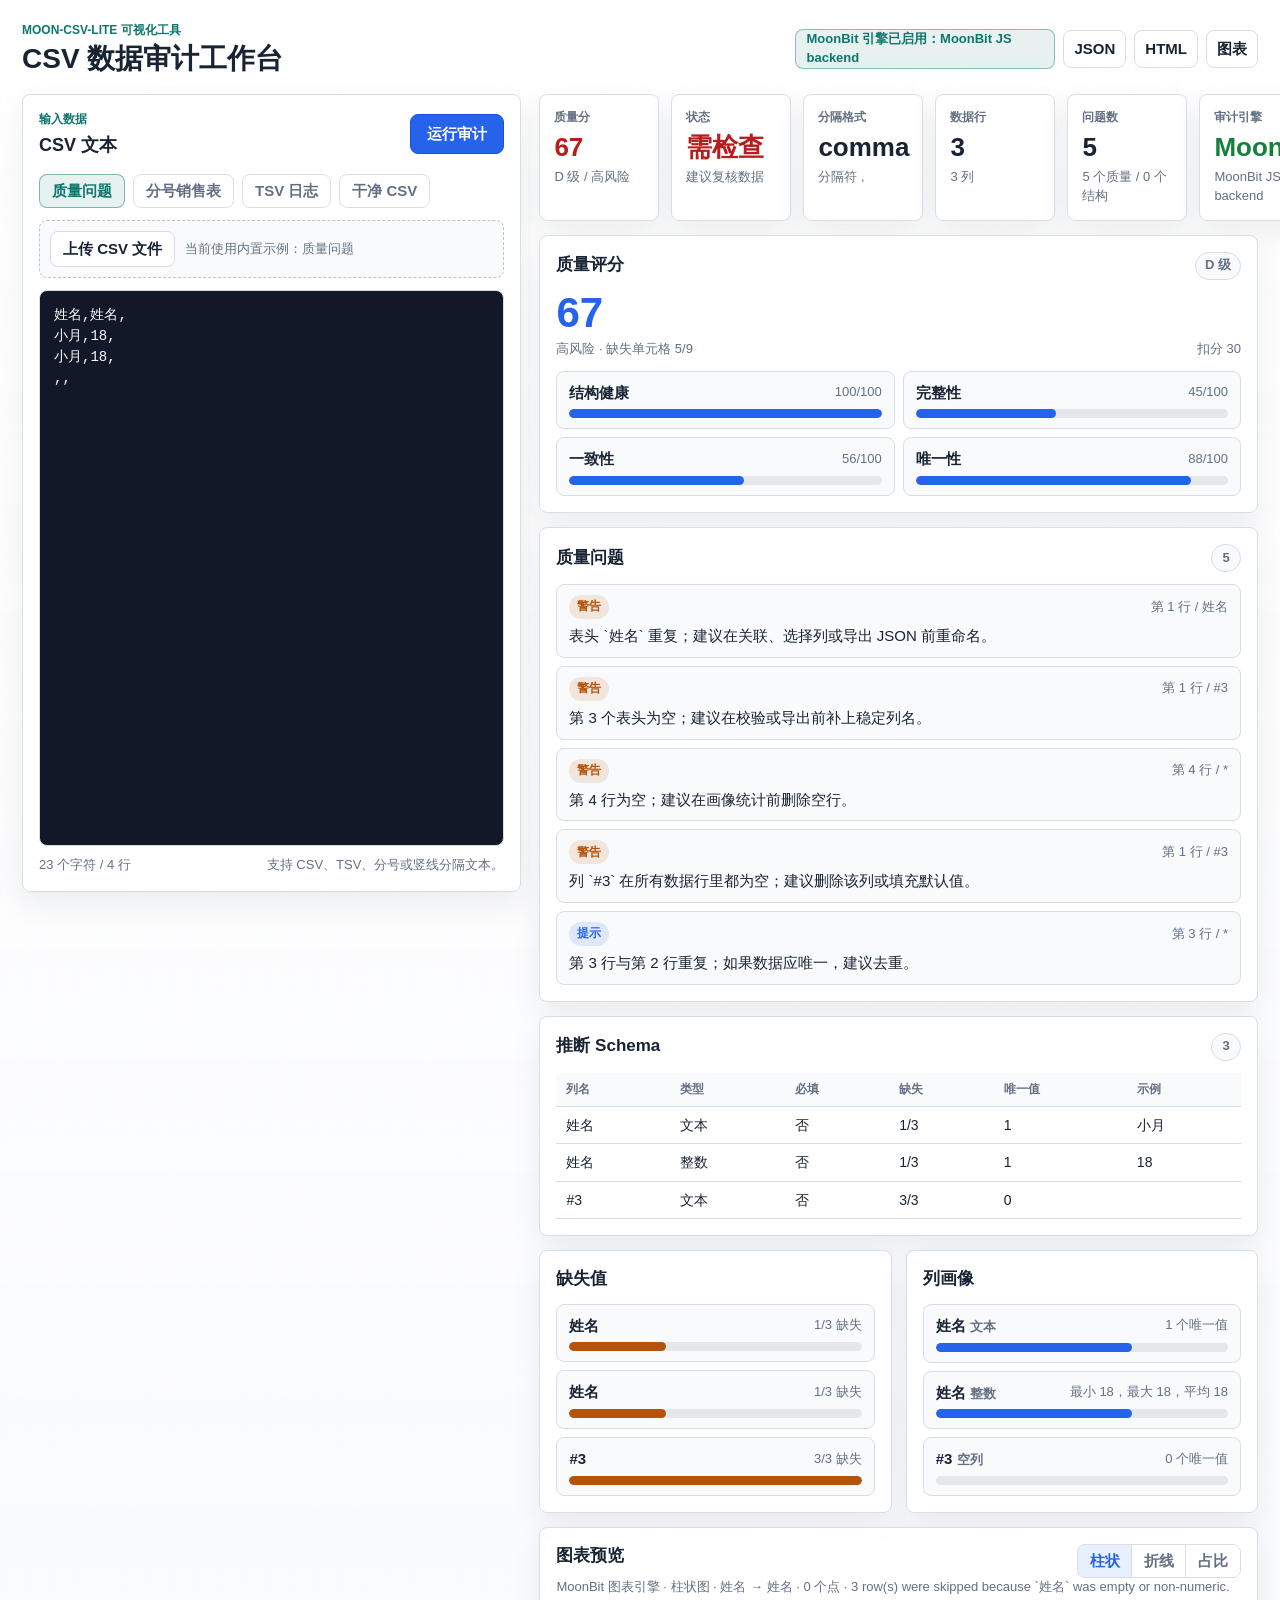
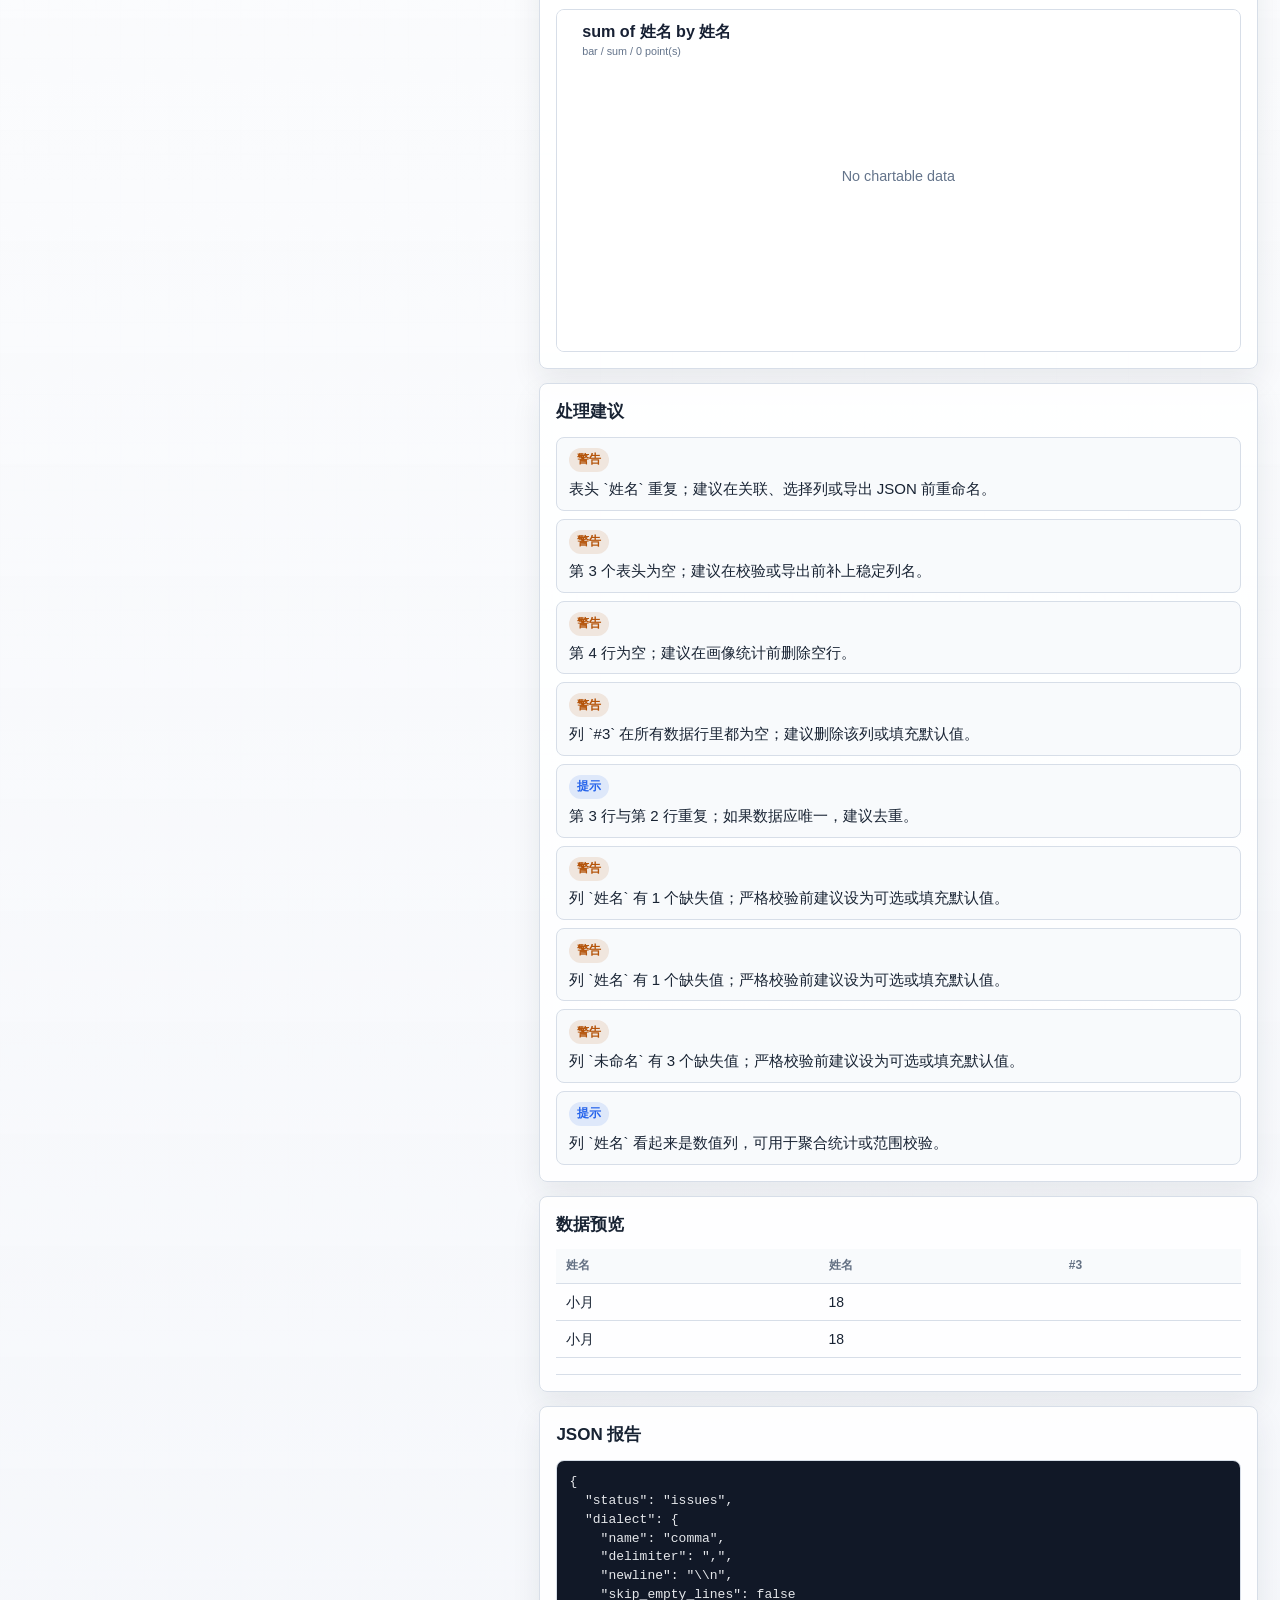
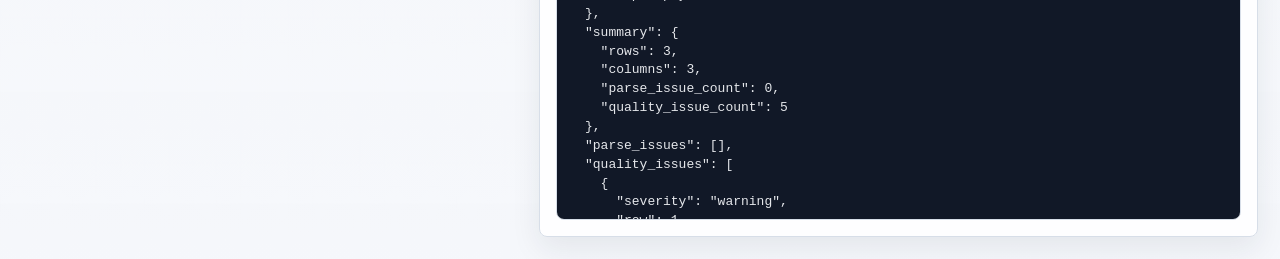
<file: playground/index.html>
<!doctype html>
<html lang="zh-CN">
<head>
  <meta charset="utf-8">
  <meta name="viewport" content="width=device-width, initial-scale=1">
  <title>moon-csv-lite 数据审计工作台</title>
  <link rel="stylesheet" href="./styles.css">
</head>
<body>
  <div class="app-shell">
    <header class="topbar">
      <div>
        <p class="eyebrow">moon-csv-lite 可视化工具</p>
        <h1>CSV 数据审计工作台</h1>
      </div>
      <div class="topbar-actions">
        <div id="engine-status" class="engine-status" aria-live="polite">MoonBit 引擎加载中</div>
        <button id="copy-json" class="icon-button" type="button" title="复制 JSON 报告" aria-label="复制 JSON 报告">
          <span aria-hidden="true">JSON</span>
        </button>
        <button id="download-html" class="icon-button" type="button" title="下载 HTML 报告" aria-label="下载 HTML 报告">
          <span aria-hidden="true">HTML</span>
        </button>
        <button id="download-chart-html" class="icon-button" type="button" title="下载图表 HTML" aria-label="下载图表 HTML">
          <span aria-hidden="true">图表</span>
        </button>
      </div>
    </header>

    <main class="workspace">
      <section class="input-pane" aria-labelledby="input-title">
        <div class="section-header">
          <div>
            <p class="eyebrow">输入数据</p>
            <h2 id="input-title">CSV 文本</h2>
          </div>
          <button id="run-audit" class="primary-button" type="button">运行审计</button>
        </div>

        <div class="sample-row" aria-label="示例数据">
          <button type="button" class="sample-button active" data-sample="quality">质量问题</button>
          <button type="button" class="sample-button" data-sample="sales">分号销售表</button>
          <button type="button" class="sample-button" data-sample="logs">TSV 日志</button>
          <button type="button" class="sample-button" data-sample="clean">干净 CSV</button>
        </div>

        <div class="upload-zone">
          <label class="file-button" for="csv-file">上传 CSV 文件</label>
          <input id="csv-file" class="file-input" type="file" accept=".csv,.tsv,.txt,text/csv,text/tab-separated-values,text/plain">
          <div id="file-status" class="file-status" aria-live="polite">尚未上传文件</div>
        </div>

        <textarea id="csv-input" spellcheck="false" aria-label="CSV 文本输入"></textarea>

        <div class="input-footer">
          <div id="input-stats" class="muted"></div>
          <div class="hint">支持 CSV、TSV、分号或竖线分隔文本。</div>
        </div>
      </section>

      <section class="results-pane" aria-label="审计结果">
        <div class="summary-grid" id="summary-grid"></div>

        <section class="panel score-panel" aria-labelledby="score-title">
          <div class="panel-title">
            <h2 id="score-title">质量评分</h2>
            <span id="score-grade" class="count-pill">A</span>
          </div>
          <div id="score-body" class="score-body"></div>
        </section>

        <section class="panel" aria-labelledby="quality-title">
          <div class="panel-title">
            <h2 id="quality-title">质量问题</h2>
            <span id="quality-count" class="count-pill">0</span>
          </div>
          <div id="quality-list" class="issue-list"></div>
        </section>

        <section class="panel" aria-labelledby="schema-title">
          <div class="panel-title">
            <h2 id="schema-title">推断 Schema</h2>
            <span id="schema-count" class="count-pill">0</span>
          </div>
          <div class="table-scroll">
            <table id="schema-table"></table>
          </div>
        </section>

        <section class="split-panels">
          <section class="panel" aria-labelledby="missing-title">
            <div class="panel-title">
              <h2 id="missing-title">缺失值</h2>
            </div>
            <div id="missing-bars" class="bar-list"></div>
          </section>

          <section class="panel" aria-labelledby="profile-title">
            <div class="panel-title">
              <h2 id="profile-title">列画像</h2>
            </div>
            <div id="profile-bars" class="bar-list"></div>
          </section>
        </section>

        <section class="panel chart-panel" aria-labelledby="chart-title">
          <div class="panel-title">
            <h2 id="chart-title">图表预览</h2>
            <div class="segmented-control" aria-label="图表类型">
              <button type="button" class="chart-kind-button active" data-chart-kind="bar">柱状</button>
              <button type="button" class="chart-kind-button" data-chart-kind="line">折线</button>
              <button type="button" class="chart-kind-button" data-chart-kind="pie">占比</button>
            </div>
          </div>
          <div id="chart-meta" class="item-meta"></div>
          <div id="chart-svg-output" class="chart-stage" aria-live="polite"></div>
        </section>

        <section class="panel" aria-labelledby="recommend-title">
          <div class="panel-title">
            <h2 id="recommend-title">处理建议</h2>
          </div>
          <div id="recommendations" class="recommend-list"></div>
        </section>

        <section class="panel" aria-labelledby="preview-title">
          <div class="panel-title">
            <h2 id="preview-title">数据预览</h2>
          </div>
          <div class="table-scroll">
            <table id="preview-table"></table>
          </div>
        </section>

        <section class="panel" aria-labelledby="json-title">
          <div class="panel-title">
            <h2 id="json-title">JSON 报告</h2>
          </div>
          <pre id="json-output"></pre>
        </section>
      </section>
    </main>
  </div>

  <script src="./moon-csv-lite-engine.js"></script>
  <script src="./app.js"></script>
</body>
</html>
</file>
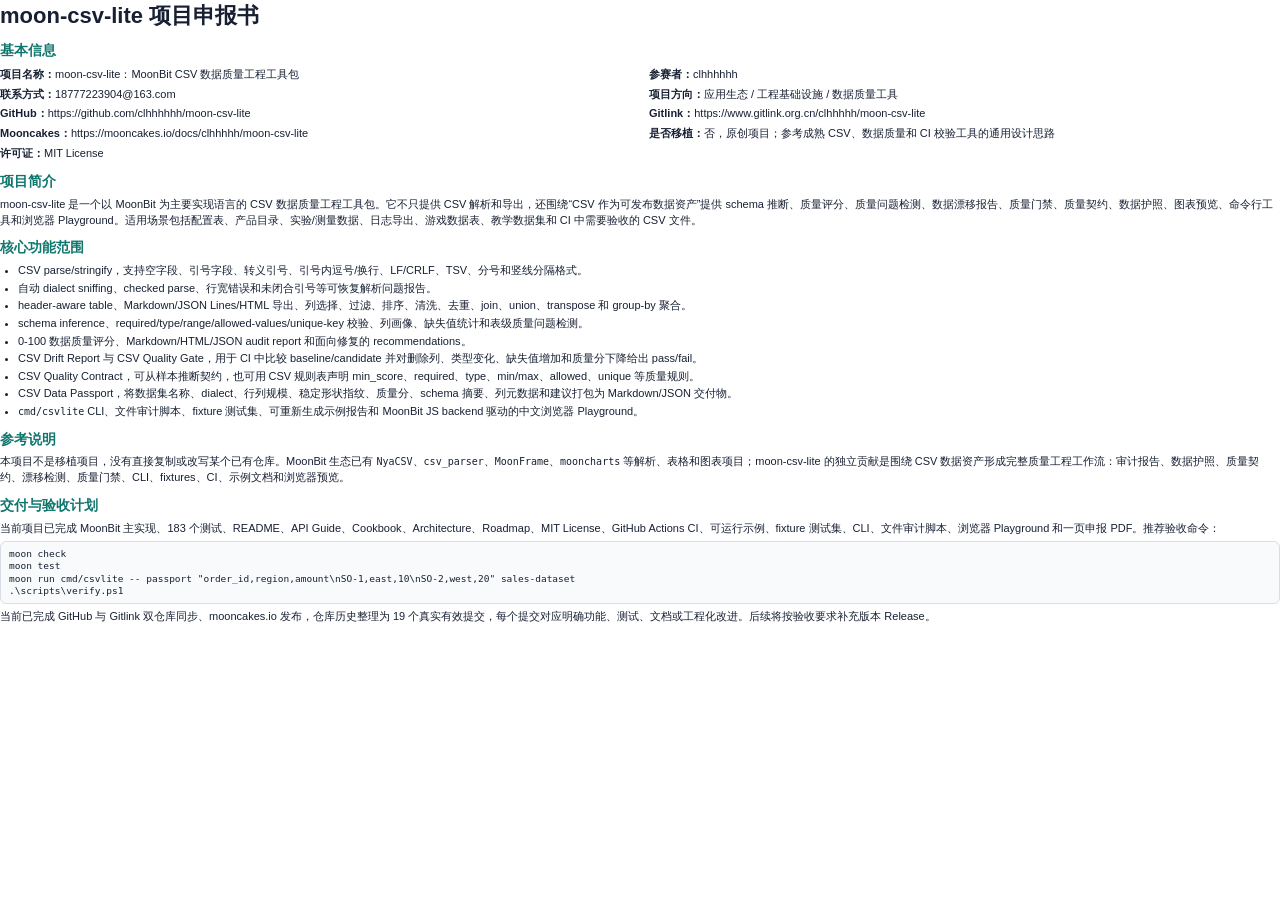
<file: docs/osc2026-application.html>
<!doctype html>
<html lang="zh-CN">
<head>
  <meta charset="utf-8">
  <title>moon-csv-lite 项目申报书</title>
  <style>
    @page { size: A4; margin: 14mm; }
    body { margin: 0; color: #172033; font-family: "Microsoft YaHei", "Segoe UI", Arial, sans-serif; font-size: 11px; line-height: 1.42; }
    h1 { margin: 0 0 8px; font-size: 22px; }
    h2 { margin: 10px 0 5px; font-size: 14px; color: #0f766e; }
    p { margin: 4px 0; }
    ul { margin: 4px 0 4px 18px; padding: 0; }
    li { margin: 2px 0; }
    code { font-family: Consolas, monospace; font-size: 10px; }
    pre { margin: 5px 0; padding: 6px 8px; border: 1px solid #d7dee8; border-radius: 6px; background: #f8fafc; white-space: pre-wrap; font-size: 9.5px; line-height: 1.28; }
    .meta { display: grid; grid-template-columns: 1fr 1fr; gap: 2px 18px; margin-bottom: 6px; }
    .meta p { margin: 1px 0; }
    .strong { font-weight: 700; }
  </style>
</head>
<body>
  <h1>moon-csv-lite 项目申报书</h1>

  <h2>基本信息</h2>
  <div class="meta">
    <p><span class="strong">项目名称：</span>moon-csv-lite：MoonBit CSV 数据质量工程工具包</p>
    <p><span class="strong">参赛者：</span>clhhhhhh</p>
    <p><span class="strong">联系方式：</span>18777223904@163.com</p>
    <p><span class="strong">项目方向：</span>应用生态 / 工程基础设施 / 数据质量工具</p>
    <p><span class="strong">GitHub：</span>https://github.com/clhhhhhh/moon-csv-lite</p>
    <p><span class="strong">Gitlink：</span>https://www.gitlink.org.cn/clhhhhh/moon-csv-lite</p>
    <p><span class="strong">Mooncakes：</span>https://mooncakes.io/docs/clhhhhh/moon-csv-lite</p>
    <p><span class="strong">是否移植：</span>否，原创项目；参考成熟 CSV、数据质量和 CI 校验工具的通用设计思路</p>
    <p><span class="strong">许可证：</span>MIT License</p>
  </div>

  <h2>项目简介</h2>
  <p>moon-csv-lite 是一个以 MoonBit 为主要实现语言的 CSV 数据质量工程工具包。它不只提供 CSV 解析和导出，还围绕“CSV 作为可发布数据资产”提供 schema 推断、质量评分、质量问题检测、数据漂移报告、质量门禁、质量契约、数据护照、图表预览、命令行工具和浏览器 Playground。适用场景包括配置表、产品目录、实验/测量数据、日志导出、游戏数据表、教学数据集和 CI 中需要验收的 CSV 文件。</p>

  <h2>核心功能范围</h2>
  <ul>
    <li>CSV parse/stringify，支持空字段、引号字段、转义引号、引号内逗号/换行、LF/CRLF、TSV、分号和竖线分隔格式。</li>
    <li>自动 dialect sniffing、checked parse、行宽错误和未闭合引号等可恢复解析问题报告。</li>
    <li>header-aware table、Markdown/JSON Lines/HTML 导出、列选择、过滤、排序、清洗、去重、join、union、transpose 和 group-by 聚合。</li>
    <li>schema inference、required/type/range/allowed-values/unique-key 校验、列画像、缺失值统计和表级质量问题检测。</li>
    <li>0-100 数据质量评分、Markdown/HTML/JSON audit report 和面向修复的 recommendations。</li>
    <li>CSV Drift Report 与 CSV Quality Gate，用于 CI 中比较 baseline/candidate 并对删除列、类型变化、缺失值增加和质量分下降给出 pass/fail。</li>
    <li>CSV Quality Contract，可从样本推断契约，也可用 CSV 规则表声明 min_score、required、type、min/max、allowed、unique 等质量规则。</li>
    <li>CSV Data Passport，将数据集名称、dialect、行列规模、稳定形状指纹、质量分、schema 摘要、列元数据和建议打包为 Markdown/JSON 交付物。</li>
    <li><code>cmd/csvlite</code> CLI、文件审计脚本、fixture 测试集、可重新生成示例报告和 MoonBit JS backend 驱动的中文浏览器 Playground。</li>
  </ul>

  <h2>参考说明</h2>
  <p>本项目不是移植项目，没有直接复制或改写某个已有仓库。MoonBit 生态已有 <code>NyaCSV</code>、<code>csv_parser</code>、<code>MoonFrame</code>、<code>mooncharts</code> 等解析、表格和图表项目；moon-csv-lite 的独立贡献是围绕 CSV 数据资产形成完整质量工程工作流：审计报告、数据护照、质量契约、漂移检测、质量门禁、CLI、fixtures、CI、示例文档和浏览器预览。</p>

  <h2>交付与验收计划</h2>
  <p>当前项目已完成 MoonBit 主实现、183 个测试、README、API Guide、Cookbook、Architecture、Roadmap、MIT License、GitHub Actions CI、可运行示例、fixture 测试集、CLI、文件审计脚本、浏览器 Playground 和一页申报 PDF。推荐验收命令：</p>
  <pre>moon check
moon test
moon run cmd/csvlite -- passport "order_id,region,amount\nSO-1,east,10\nSO-2,west,20" sales-dataset
.\scripts\verify.ps1</pre>
  <p>当前已完成 GitHub 与 Gitlink 双仓库同步、mooncakes.io 发布，仓库历史整理为 19 个真实有效提交，每个提交对应明确功能、测试、文档或工程化改进。后续将按验收要求补充版本 Release。</p>
</body>
</html>
</file>
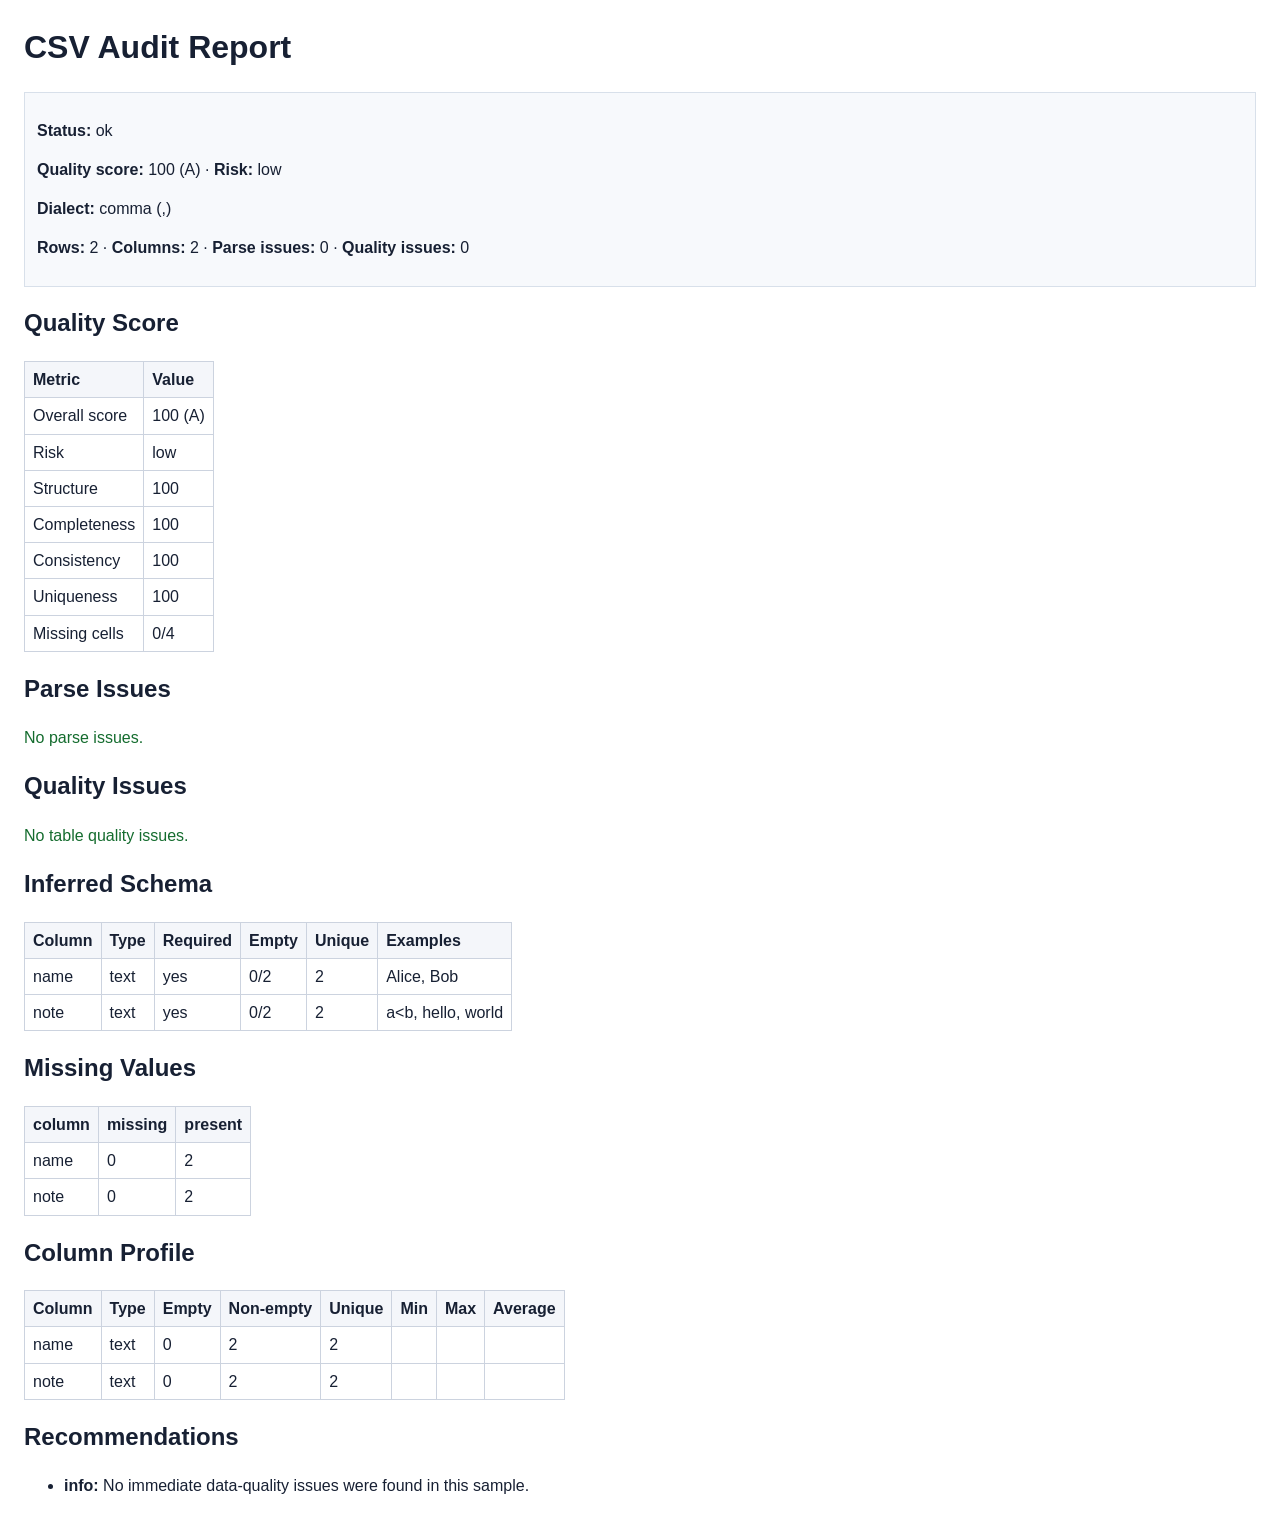
<file: docs/examples/html-audit.html>
<!doctype html>
<html>
<head>
  <meta charset="utf-8">
  <title>CSV Audit Report</title>
  <style>body{font-family:Arial,sans-serif;margin:24px;color:#172033;line-height:1.45}table{border-collapse:collapse;margin:10px 0 18px}th,td{border:1px solid #ccd3df;padding:6px 8px}th{background:#f4f6fa;text-align:left}.ok{color:#146c2e}.bad{color:#9b1c1c}.meta{background:#f7f9fc;border:1px solid #d8e0ea;padding:10px 12px}</style>
</head>
<body>
  <h1>CSV Audit Report</h1>
  <div class="meta">
    <p><strong>Status:</strong> ok</p>
    <p><strong>Quality score:</strong> 100 (A) &middot; <strong>Risk:</strong> low</p>
    <p><strong>Dialect:</strong> comma (,)</p>
    <p><strong>Rows:</strong> 2 &middot; <strong>Columns:</strong> 2 &middot; <strong>Parse issues:</strong> 0 &middot; <strong>Quality issues:</strong> 0</p>
  </div>
  <h2>Quality Score</h2>
  <table>
    <tr><th>Metric</th><th>Value</th></tr>
    <tr><td>Overall score</td><td>100 (A)</td></tr>
    <tr><td>Risk</td><td>low</td></tr>
    <tr><td>Structure</td><td>100</td></tr>
    <tr><td>Completeness</td><td>100</td></tr>
    <tr><td>Consistency</td><td>100</td></tr>
    <tr><td>Uniqueness</td><td>100</td></tr>
    <tr><td>Missing cells</td><td>0/4</td></tr>
  </table>
  <h2>Parse Issues</h2>
  <p class="ok">No parse issues.</p>
  <h2>Quality Issues</h2>
  <p class="ok">No table quality issues.</p>
  <h2>Inferred Schema</h2>
  <table>
    <tr><th>Column</th><th>Type</th><th>Required</th><th>Empty</th><th>Unique</th><th>Examples</th></tr>
    <tr><td>name</td><td>text</td><td>yes</td><td>0/2</td><td>2</td><td>Alice, Bob</td></tr>
    <tr><td>note</td><td>text</td><td>yes</td><td>0/2</td><td>2</td><td>a&lt;b, hello, world</td></tr>
  </table>
  <h2>Missing Values</h2>
<table>
  <thead>
    <tr><th>column</th><th>missing</th><th>present</th></tr>
  </thead>
  <tbody>
    <tr><td>name</td><td>0</td><td>2</td></tr>
    <tr><td>note</td><td>0</td><td>2</td></tr>
  </tbody>
</table>
  <h2>Column Profile</h2>
  <table>
    <tr><th>Column</th><th>Type</th><th>Empty</th><th>Non-empty</th><th>Unique</th><th>Min</th><th>Max</th><th>Average</th></tr>
    <tr><td>name</td><td>text</td><td>0</td><td>2</td><td>2</td><td></td><td></td><td></td></tr>
    <tr><td>note</td><td>text</td><td>0</td><td>2</td><td>2</td><td></td><td></td><td></td></tr>
  </table>
  <h2>Recommendations</h2>
  <ul>
    <li><strong>info:</strong> No immediate data-quality issues were found in this sample.</li>
  </ul>

</body>
</html>
</file>
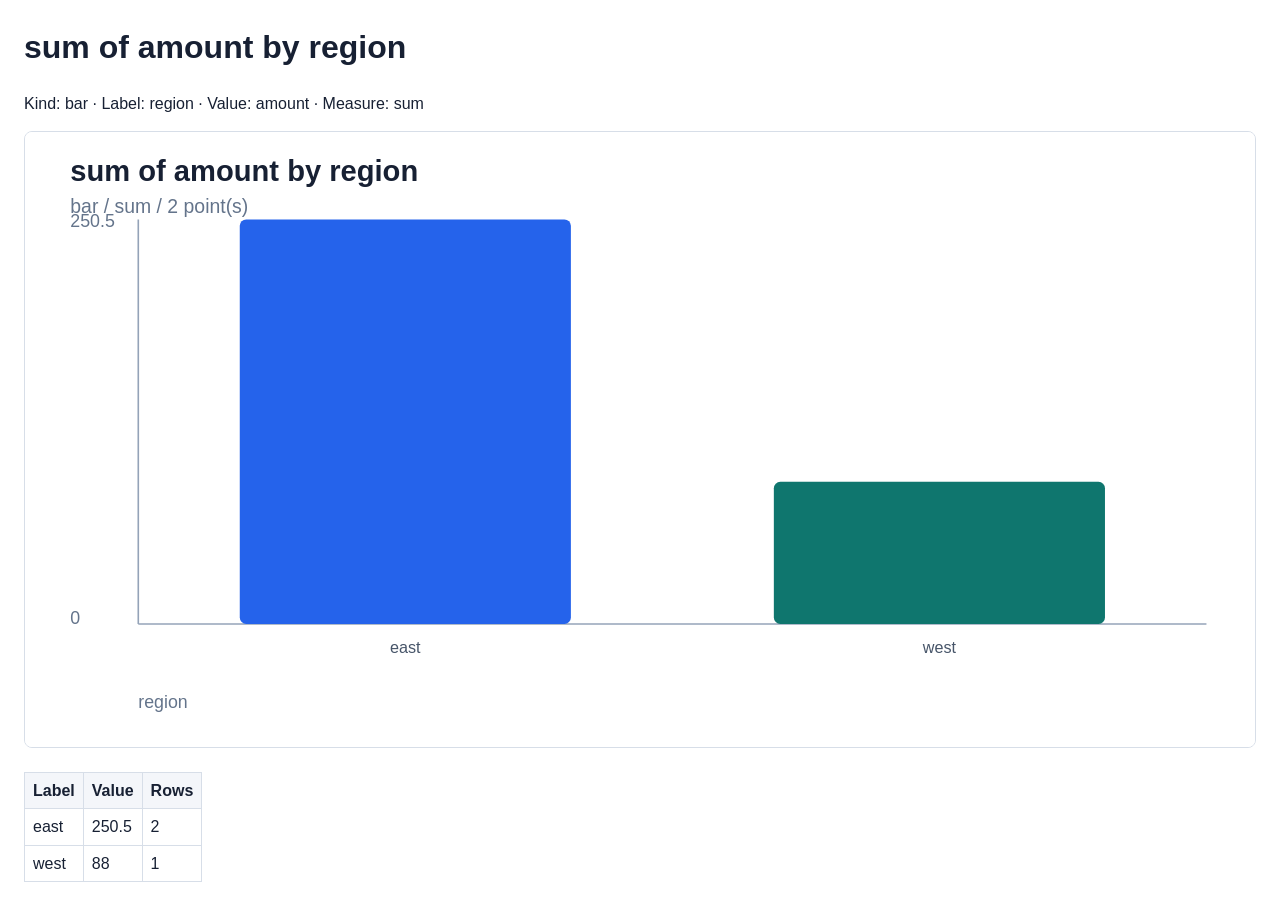
<file: docs/examples/sales-chart.html>
<!doctype html>
<html>
<head>
  <meta charset="utf-8">
  <title>sum of amount by region</title>
  <style>body{font-family:Arial,sans-serif;margin:24px;color:#172033;line-height:1.45}svg{max-width:100%;height:auto;border:1px solid #d7dee8;border-radius:8px;background:#fff}table{border-collapse:collapse;margin-top:18px}th,td{border:1px solid #d7dee8;padding:6px 8px}th{background:#f4f6fa;text-align:left}.warn{color:#9a5b00}</style>
</head>
<body>
  <h1>sum of amount by region</h1>
  <p>Kind: bar &middot; Label: region &middot; Value: amount &middot; Measure: sum</p>
<svg xmlns="http://www.w3.org/2000/svg" viewBox="0 0 760 380" role="img" aria-label="sum of amount by region"><rect width="760" height="380" fill="#ffffff"/><text x="28" y="30" font-size="18" font-weight="700" fill="#172033">sum of amount by region</text><text x="28" y="50" font-size="12" fill="#64748b">bar / sum / 2 point(s)</text><line x1="70" y1="54" x2="70" y2="304" stroke="#94a3b8"/><line x1="70" y1="304" x2="730" y2="304" stroke="#94a3b8"/><text x="28" y="59" font-size="11" fill="#64748b">250.5</text><text x="28" y="304" font-size="11" fill="#64748b">0</text><text x="70" y="356" font-size="11" fill="#64748b">region</text><rect x="132.7" y="54" width="204.6" height="250" rx="4" fill="#2563eb"><title>east: 250.5</title></rect><text x="235" y="322" text-anchor="middle" font-size="10" fill="#475569">east</text><rect x="462.7" y="216.17564870259483" width="204.6" height="87.82435129740517" rx="4" fill="#0f766e"><title>west: 88</title></rect><text x="565" y="322" text-anchor="middle" font-size="10" fill="#475569">west</text></svg>
  <table>
    <tr><th>Label</th><th>Value</th><th>Rows</th></tr>
    <tr><td>east</td><td>250.5</td><td>2</td></tr>
    <tr><td>west</td><td>88</td><td>1</td></tr>
  </table>
</body>
</html>
</file>
<file: playground/styles.css>
:root {
  color-scheme: light;
  --bg: #f5f7fb;
  --surface: #ffffff;
  --surface-soft: #f8fafc;
  --line: #d7dee8;
  --line-strong: #b9c4d3;
  --text: #182333;
  --muted: #637083;
  --blue: #2563eb;
  --teal: #0f766e;
  --green: #15803d;
  --amber: #b45309;
  --red: #b91c1c;
  --ink: #111827;
  --shadow: 0 12px 30px rgba(20, 32, 52, 0.08);
}

* {
  box-sizing: border-box;
}

body {
  margin: 0;
  background:
    linear-gradient(180deg, rgba(255, 255, 255, 0.86), rgba(245, 247, 251, 0.98)),
    repeating-linear-gradient(0deg, rgba(20, 32, 52, 0.04) 0, rgba(20, 32, 52, 0.04) 1px, transparent 1px, transparent 24px),
    repeating-linear-gradient(90deg, rgba(20, 32, 52, 0.04) 0, rgba(20, 32, 52, 0.04) 1px, transparent 1px, transparent 24px);
  color: var(--text);
  font-family: Inter, "Segoe UI", Arial, sans-serif;
  font-size: 15px;
  line-height: 1.45;
}

button,
input,
label,
textarea {
  font: inherit;
}

button,
.file-button {
  cursor: pointer;
}

.app-shell {
  min-height: 100vh;
  padding: 22px;
}

.topbar {
  display: flex;
  align-items: center;
  justify-content: space-between;
  gap: 18px;
  max-width: 1480px;
  margin: 0 auto 18px;
}

.topbar h1,
.section-header h2,
.panel-title h2 {
  margin: 0;
  letter-spacing: 0;
}

.topbar h1 {
  font-size: 28px;
  line-height: 1.15;
}

.section-header h2 {
  font-size: 18px;
}

.panel-title h2 {
  font-size: 17px;
}

.eyebrow {
  margin: 0 0 4px;
  color: var(--teal);
  font-size: 12px;
  font-weight: 700;
  text-transform: uppercase;
}

.topbar-actions {
  display: flex;
  align-items: center;
  gap: 8px;
}

.engine-status {
  min-height: 38px;
  max-width: 260px;
  display: inline-flex;
  align-items: center;
  border: 1px solid var(--line);
  border-radius: 8px;
  padding: 0 10px;
  background: var(--surface);
  color: var(--muted);
  font-size: 13px;
  font-weight: 700;
}

.engine-status.ready {
  border-color: rgba(15, 118, 110, 0.42);
  background: rgba(15, 118, 110, 0.1);
  color: var(--teal);
}

.engine-status.fallback {
  border-color: rgba(180, 83, 9, 0.38);
  background: rgba(180, 83, 9, 0.1);
  color: var(--amber);
}

.icon-button,
.primary-button,
.sample-button,
.file-button,
.chart-kind-button {
  border: 1px solid var(--line);
  border-radius: 8px;
  background: var(--surface);
  color: var(--text);
  font-weight: 700;
}

.icon-button {
  min-width: 52px;
  height: 38px;
  padding: 0 10px;
}

.icon-button:hover,
.file-button:hover,
.sample-button:hover,
.chart-kind-button:hover {
  border-color: var(--line-strong);
  background: var(--surface-soft);
}

.primary-button {
  min-height: 40px;
  padding: 0 16px;
  border-color: #1d4ed8;
  background: var(--blue);
  color: #ffffff;
}

.primary-button:hover {
  background: #1d4ed8;
}

.workspace {
  display: grid;
  grid-template-columns: minmax(360px, 0.82fr) minmax(520px, 1.18fr);
  gap: 18px;
  max-width: 1480px;
  margin: 0 auto;
}

.input-pane,
.panel,
.metric-card {
  border: 1px solid var(--line);
  border-radius: 8px;
  background: rgba(255, 255, 255, 0.92);
  box-shadow: var(--shadow);
}

.input-pane {
  position: sticky;
  top: 18px;
  display: flex;
  flex-direction: column;
  height: calc(100vh - 102px);
  min-height: 660px;
  padding: 16px;
}

.section-header,
.panel-title {
  display: flex;
  align-items: center;
  justify-content: space-between;
  gap: 14px;
}

.sample-row {
  display: flex;
  flex-wrap: wrap;
  gap: 8px;
  margin: 16px 0 12px;
}

.sample-button {
  min-height: 34px;
  padding: 0 12px;
  color: var(--muted);
}

.sample-button.active {
  border-color: rgba(15, 118, 110, 0.48);
  background: rgba(15, 118, 110, 0.1);
  color: var(--teal);
}

.segmented-control {
  display: inline-grid;
  grid-template-columns: repeat(3, minmax(54px, 1fr));
  overflow: hidden;
  border: 1px solid var(--line);
  border-radius: 8px;
  background: var(--surface);
}

.chart-kind-button {
  min-height: 32px;
  border: 0;
  border-right: 1px solid var(--line);
  border-radius: 0;
  padding: 0 10px;
  color: var(--muted);
  white-space: nowrap;
}

.chart-kind-button:last-child {
  border-right: 0;
}

.chart-kind-button.active {
  background: rgba(37, 99, 235, 0.1);
  color: var(--blue);
}

.upload-zone {
  display: grid;
  grid-template-columns: auto minmax(0, 1fr);
  align-items: center;
  gap: 10px;
  margin: 0 0 12px;
  border: 1px dashed var(--line-strong);
  border-radius: 8px;
  padding: 10px;
  background: var(--surface-soft);
}

.file-input {
  position: absolute;
  width: 1px;
  height: 1px;
  overflow: hidden;
  clip: rect(0 0 0 0);
  white-space: nowrap;
}

.file-button {
  display: inline-flex;
  align-items: center;
  justify-content: center;
  min-height: 36px;
  padding: 0 12px;
  color: var(--text);
  white-space: nowrap;
}

.file-status {
  min-width: 0;
  overflow: hidden;
  color: var(--muted);
  font-size: 13px;
  text-overflow: ellipsis;
  white-space: nowrap;
}

.file-status.error {
  color: var(--red);
}

#csv-input {
  flex: 1;
  width: 100%;
  min-height: 440px;
  resize: none;
  border: 1px solid var(--line);
  border-radius: 8px;
  padding: 14px;
  background: #111827;
  color: #f8fafc;
  font-family: Consolas, "SFMono-Regular", Menlo, monospace;
  font-size: 14px;
  line-height: 1.5;
  tab-size: 2;
}

#csv-input:focus {
  border-color: var(--blue);
  outline: 3px solid rgba(37, 99, 235, 0.18);
}

.input-footer {
  display: flex;
  justify-content: space-between;
  gap: 10px;
  margin-top: 10px;
  color: var(--muted);
  font-size: 13px;
}

.hint {
  text-align: right;
}

.muted {
  color: var(--muted);
}

.results-pane {
  display: flex;
  flex-direction: column;
  gap: 14px;
}

.summary-grid {
  display: grid;
  grid-template-columns: repeat(6, minmax(120px, 1fr));
  gap: 12px;
}

.metric-card {
  min-height: 92px;
  padding: 14px;
}

.metric-label {
  color: var(--muted);
  font-size: 12px;
  font-weight: 700;
  text-transform: uppercase;
}

.metric-value {
  margin-top: 8px;
  font-size: 26px;
  font-weight: 800;
  line-height: 1;
}

.metric-note {
  margin-top: 8px;
  color: var(--muted);
  font-size: 13px;
}

.status-ok .metric-value {
  color: var(--green);
}

.status-issues .metric-value {
  color: var(--red);
}

.score-body {
  margin-top: 12px;
}

.score-main {
  display: flex;
  align-items: flex-end;
  justify-content: space-between;
  gap: 16px;
  margin-bottom: 12px;
}

.score-number {
  color: var(--blue);
  font-size: 42px;
  font-weight: 900;
  line-height: 1;
}

.score-caption,
.score-meta {
  color: var(--muted);
  font-size: 13px;
}

.score-caption {
  margin-top: 6px;
}

.score-meta {
  white-space: nowrap;
}

.score-dimensions {
  display: grid;
  grid-template-columns: repeat(2, minmax(0, 1fr));
  gap: 8px;
}

.panel {
  padding: 16px;
}

.count-pill {
  display: inline-flex;
  align-items: center;
  justify-content: center;
  min-width: 30px;
  height: 28px;
  padding: 0 9px;
  border: 1px solid var(--line);
  border-radius: 999px;
  background: var(--surface-soft);
  color: var(--muted);
  font-size: 13px;
  font-weight: 800;
}

.issue-list,
.recommend-list,
.bar-list {
  display: flex;
  flex-direction: column;
  gap: 8px;
  margin-top: 12px;
}

.issue-item,
.recommend-item,
.bar-item {
  border: 1px solid var(--line);
  border-radius: 8px;
  background: var(--surface-soft);
  padding: 10px 12px;
}

.issue-head,
.recommend-head,
.bar-head {
  display: flex;
  align-items: center;
  justify-content: space-between;
  gap: 12px;
  margin-bottom: 6px;
}

.tag {
  display: inline-flex;
  align-items: center;
  min-height: 24px;
  padding: 0 8px;
  border-radius: 999px;
  font-size: 12px;
  font-weight: 800;
}

.tag.warning {
  background: rgba(180, 83, 9, 0.12);
  color: var(--amber);
}

.tag.error {
  background: rgba(185, 28, 28, 0.12);
  color: var(--red);
}

.tag.info {
  background: rgba(37, 99, 235, 0.12);
  color: var(--blue);
}

.item-meta {
  color: var(--muted);
  font-size: 13px;
}

.empty-state {
  margin-top: 12px;
  border: 1px dashed var(--line-strong);
  border-radius: 8px;
  padding: 14px;
  color: var(--muted);
  background: var(--surface-soft);
}

.split-panels {
  display: grid;
  grid-template-columns: minmax(0, 1fr) minmax(0, 1fr);
  gap: 14px;
}

.chart-panel .panel-title {
  align-items: flex-start;
}

.chart-stage {
  min-height: 300px;
  margin-top: 12px;
  overflow: hidden;
  border: 1px solid var(--line);
  border-radius: 8px;
  background: #ffffff;
}

.chart-stage svg {
  display: block;
  width: 100%;
  height: auto;
}

.table-scroll {
  width: 100%;
  margin-top: 12px;
  overflow-x: auto;
}

table {
  width: 100%;
  border-collapse: collapse;
  min-width: 520px;
}

th,
td {
  border-bottom: 1px solid var(--line);
  padding: 8px 10px;
  text-align: left;
  vertical-align: top;
}

th {
  color: var(--muted);
  background: var(--surface-soft);
  font-size: 12px;
  font-weight: 800;
  text-transform: uppercase;
}

td {
  font-size: 14px;
}

.bar-track {
  width: 100%;
  height: 9px;
  overflow: hidden;
  border-radius: 999px;
  background: #e5e7eb;
}

.bar-fill {
  height: 100%;
  border-radius: 999px;
  background: var(--teal);
}

.bar-fill.warn {
  background: var(--amber);
}

.bar-fill.blue {
  background: var(--blue);
}

pre {
  max-height: 360px;
  margin: 12px 0 0;
  overflow: auto;
  border: 1px solid var(--line);
  border-radius: 8px;
  padding: 12px;
  background: #111827;
  color: #e5e7eb;
  font-family: Consolas, "SFMono-Regular", Menlo, monospace;
  font-size: 13px;
  line-height: 1.45;
  white-space: pre-wrap;
}

@media (max-width: 1100px) {
  .workspace {
    grid-template-columns: 1fr;
  }

  .input-pane {
    position: static;
    height: auto;
    min-height: 560px;
  }
}

@media (max-width: 760px) {
  .app-shell {
    padding: 14px;
  }

  .topbar {
    align-items: flex-start;
    flex-direction: column;
  }

  .topbar-actions {
    flex-wrap: wrap;
  }

  .summary-grid,
  .score-dimensions,
  .split-panels {
    grid-template-columns: 1fr;
  }

  .input-footer {
    flex-direction: column;
  }

  .hint {
    text-align: left;
  }

  .upload-zone {
    grid-template-columns: 1fr;
  }

  .file-status {
    white-space: normal;
  }

  table {
    min-width: 460px;
  }
}
</file>
